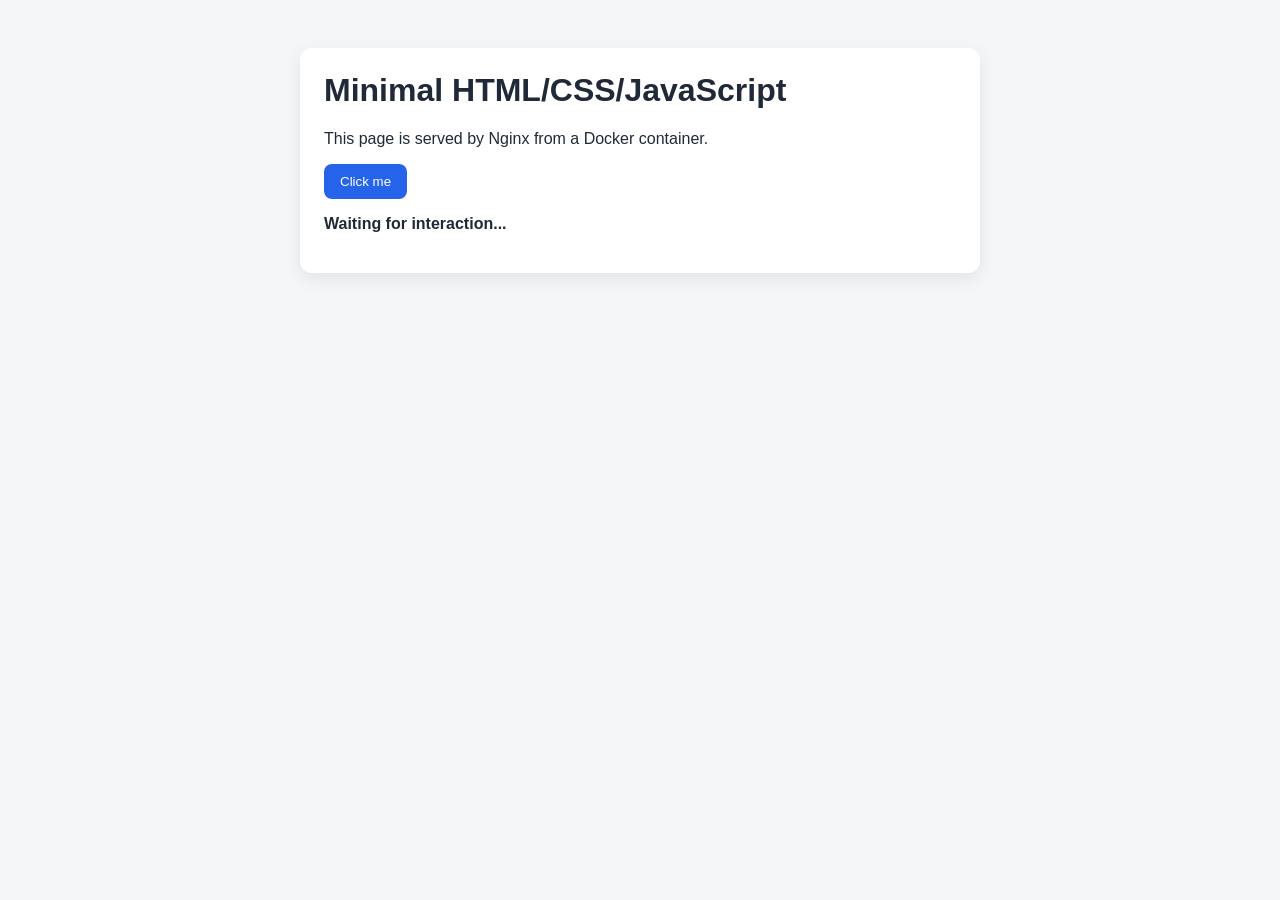
<file: index.html>
<!doctype html>
<html lang="en">
  <head>
    <meta charset="UTF-8" />
    <meta name="viewport" content="width=device-width, initial-scale=1.0" />
    <title>Minimal Native Project</title>
    <link rel="stylesheet" href="style.css" />
  </head>
  <body>
    <main class="container">
      <h1>Minimal HTML/CSS/JavaScript</h1>
      <p>This page is served by Nginx from a Docker container.</p>
      <button id="action-btn" type="button">Click me</button>
      <p id="message" class="message">Waiting for interaction...</p>
    </main>

    <script src="script.js"></script>
  </body>
</html>
</file>
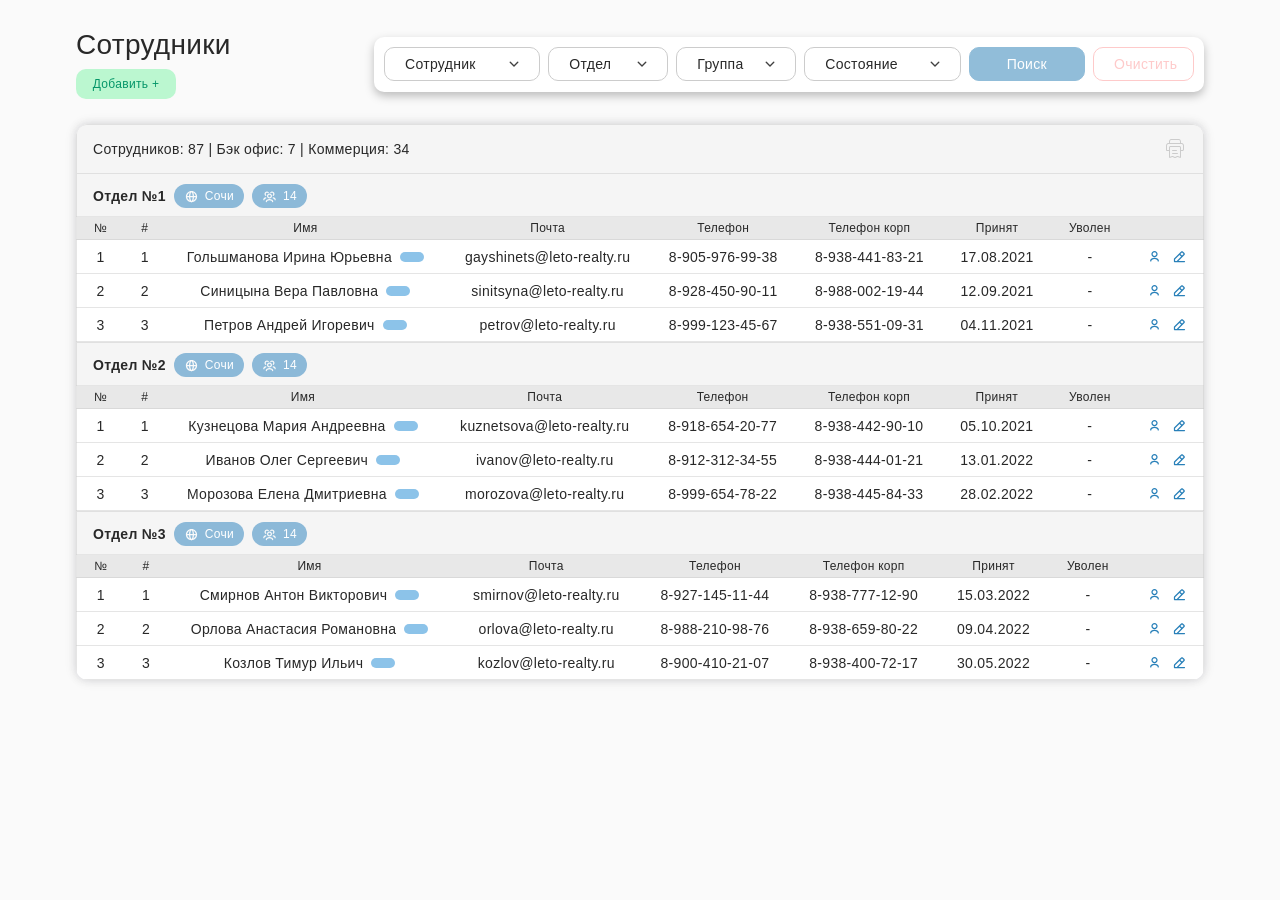
<file: sotrudniki.html>
<!doctype html>
<html lang="ru">
  <head>
    <meta charset="UTF-8" />
    <meta name="viewport" content="width=device-width, initial-scale=1.0" />
    <title>Сотрудники</title>
    <style>
      :root {
        --page-bg: #FAFAFA;
        --card-bg: #ffffff;
        --text-main: #2f3a45;
        --text-muted: #7d8794;
        --line: #e8edf2;
        --accent: #5aa9df;
        --accent-soft: #e7f3fb;
        --success: #7be1a8;
      }

      * {
        box-sizing: border-box;
      }

      body {
        margin: 0;
        /*font-family: "Inter", "Segoe UI", Arial, sans-serif;*/
        background: var(--page-bg);
        color: var(--text-main);
      }

      .page {
        width: min(1128px, calc(100vw - 32px));
        margin: 28px auto;
      }

      @media (max-width: 1200px) {
        .toolbar {
          flex-wrap: wrap;
          align-items: flex-start;
          gap: 12px;
        }

        .filters {
          width: 100%;
          max-width: none;
          height: auto;
          min-height: 55px;
          flex-wrap: wrap;
          justify-content: flex-start;
          gap: 10px;
        }
      }

      .title {
        margin: 0 0 8px;
        color: #282828;
        font-family: Inter, "Segoe UI", Arial, sans-serif;
        font-size: 28px;
        font-style: normal;
        font-weight: 500;
        line-height: normal;
        letter-spacing: 0.3px;
      }

      .toolbar {
        display: flex;
        width: min(1131px, 100%);
        height: 72px;
        align-items: center;
        justify-content: space-between;
        gap: 127px;
        margin-bottom: 12px;
      }

      .title-block {
        display: flex;
        flex-direction: column;
        align-items: flex-start;
      }

      .btn-add {
        display: flex;
        align-items: center;
        justify-content: center;
        width: 100px;
        height: 30px;
        border-radius: 10px;
        background: #bbf7d0;
        padding: 5px 10px;
        border: 0;
        color: #059669;
        font-family: Inter, "Segoe UI", Arial, sans-serif;
        font-size: 12px;
        font-style: normal;
        font-weight: 500;
        line-height: 120%;
        letter-spacing: 0.3px;
        cursor: pointer;
      }

      .filters {
        display: flex;
        flex: 1 1 auto;
        width: 100%;
        max-width: 830px;
        height: 55px;
        min-height: 55px;
        padding: 10px;
        align-items: center;
        justify-content: flex-start;
        gap: 8px;
        border-radius: 10px;
        background: #fff;
        box-shadow: 0 4px 10px 0 rgba(0, 0, 0, 0.25);
      }

      .input,
      .select,
      .btn-search,
      .btn-clear {
        height: 34px;
        border-radius: 10px;
        border: 1px solid #ccc;
        padding: 5px 20px;
        font-family: Inter, "Segoe UI", Arial, sans-serif;
        font-size: 14px;
        font-style: normal;
        font-weight: 400;
        line-height: 120%;
        letter-spacing: 0.3px;
        color: #282828;
        background: #fff;
      }

      .select {
        display: flex;
        width: 167px;
        min-width: 120px;
        justify-content: space-between;
        align-items: center;
        -webkit-appearance: none;
        appearance: none;
        background-image: url("data:image/svg+xml,%3Csvg xmlns='http://www.w3.org/2000/svg' width='14' height='14' viewBox='0 0 14 14' fill='none'%3E%3Cpath d='M3.25 5.25L7 9L10.75 5.25' stroke='%23404040' stroke-width='1.4' stroke-linecap='round' stroke-linejoin='round'/%3E%3C/svg%3E");
        background-repeat: no-repeat;
        background-size: 14px 14px;
        background-position: calc(100% - 18px) center;
        padding-right: 42px;
      }

      .select-employee {
        width: 167px;
      }

      .select-department {
        width: 117px;
      }

      .select-group {
        width: 119px;
      }

      .select-status {
        width: 167px;
      }

      .btn-search {
        width: 125px;
        border-color: #91bdd9;
        color: #fff;
        background: #91bdd9;
        font-weight: 500;
      }

      .btn-clear {
        width: 101px;
        border-color: #fecaca;
        color: #fecaca;
        background: #fff;
      }

      .employees-card {
        margin-top: 24px;
        background: var(--card-bg);
        /*border: 1px solid #e4eaf0;*/
        border-radius: 12px;
        box-shadow: -4px 0 10px 0 rgba(17, 24, 39, 0.05), 0 -4px 10px 0 rgba(17, 24, 39, 0.05), 0 4px 10px 0 rgba(17, 24, 39, 0.05), 4px 0 10px 0 rgba(17, 24, 39, 0.05);
        overflow: hidden;
      }

      .department {
        overflow: visible;
      }

      .card-head {
        padding: 14px 16px 10px;
        border-bottom: 1px solid var(--line);
        font-size: 32px;
        font-weight: 700;
      }

      .stats {
        display: flex;
        align-items: center;
        justify-content: space-between;
        gap: 12px;
        padding: 12px 16px;
        color: #282828;
        font-family: Inter, "Segoe UI", Arial, sans-serif;
        font-size: 14px;
        font-style: normal;
        font-weight: 400;
        line-height: 120%;
        letter-spacing: 0.3px;
        /*border-bottom: 1px solid var(--line);*/
        border-radius: 10px 10px 0 0;
        border-top: 1px solid rgba(204, 204, 204, 0.5);
        border-right: 1px solid rgba(204, 204, 204, 0.5);
        border-left: 1px solid rgba(204, 204, 204, 0.5);
        background: #f5f5f5;
      }

      .stats-print {
        display: inline-flex;
        align-items: center;
        justify-content: center;
        width: 24px;
        height: 24px;
        border: 0;
        padding: 0;
        background: transparent;
        cursor: pointer;
      }

      .stats-print-icon {
        width: 24px;
        height: 24px;
        display: block;
      }

      .stats b {
        font-weight: 400;
        color: inherit;
      }

      .department:last-child {
        border-bottom: 0;
      }

      .department-head {
        padding: 10px 16px 8px;
        display: flex;
        align-items: center;
        gap: 8px;
        border-top: 1px solid rgba(204, 204, 204, 0.5);
        border-right: 1px solid rgba(204, 204, 204, 0.5);
        border-left: 1px solid rgba(204, 204, 204, 0.5);
        background: #f5f5f5;
      }

      .department-name {
        color: #282828;
        font-family: Inter, "Segoe UI", Arial, sans-serif;
        font-size: 14px;
        font-style: normal;
        font-weight: 600;
        line-height: 120%;
        letter-spacing: 0.3px;
      }

      .badge {
        display: inline-flex;
        align-items: center;
        gap: 6px;
        height: 24px;
        padding: 0 10px;
        border-radius: 999px;
        background: #8cb9d8;
        color: #fff;
        font-family: Inter, "Segoe UI", Arial, sans-serif;
        font-size: 12px;
        font-style: normal;
        font-weight: 500;
        line-height: 120%;
        letter-spacing: 0.3px;
      }

      .badge-icon {
        display: inline-flex;
        align-items: center;
        justify-content: center;
      }

      .badge-icon-svg {
        width: 15px;
        height: 15px;
        display: block;
        flex-shrink: 0;
      }

      table {
        width: 100%;
        border-collapse: collapse;
        table-layout: auto;
      }

      .department th[style] {
        width: auto !important;
      }

      thead {
        background: #e8e8e8;
        border-top: 1px solid rgba(204, 204, 204, 0.5);
        border-right: 1px solid rgba(204, 204, 204, 0.5);
        border-left: 1px solid rgba(204, 204, 204, 0.5);
      }

      thead tr {
        height: 23px;
      }

      thead th {
        text-align: center;
        color: #282828;
        font-family: Inter, "Segoe UI", Arial, sans-serif;
        font-size: 12px;
        font-style: normal;
        font-weight: 500;
        line-height: 150%;
        letter-spacing: 0.3px;
        padding: 2px 16px;
        /*border-top: 1px solid var(--line);*/
        /*border-bottom: 1px solid var(--line);*/
        white-space: normal;
        word-break: break-word;
        height: 23px;
      }

      tbody td {
        padding: 9px 16px;
        border-bottom: 0;
        color: #282828;
        text-align: center;
        font-family: Inter, "Segoe UI", Arial, sans-serif;
        font-size: 14px;
        font-style: normal;
        font-weight: 400;
        line-height: 100%;
        letter-spacing: 0.3px;
        white-space: normal;
        word-break: break-word;
        overflow: hidden;
        text-overflow: ellipsis;
      }

      tbody tr {
        border-top: 1px solid rgba(204, 204, 204, 0.5);
        border-right: 1px solid rgba(204, 204, 204, 0.5);
        border-left: 1px solid rgba(204, 204, 204, 0.5);
        border-bottom: 1px solid rgba(204, 204, 204, 0.5);
      }

      tbody tr:last-child td {
        border-bottom: 0;
      }

      .name-cell {
        display: flex;
        align-items: center;
        justify-content: center;
        gap: 8px;
      }

      .mark {
        width: 24px;
        height: 10px;
        border-radius: 999px;
        background: #8cc3e9;
      }

      .actions {
        display: flex;
        gap: 10px;
        color: #5ea6d6;
        justify-content: flex-end;
      }

      .action-icon {
        width: 15px;
        height: 15px;
        display: block;
        flex-shrink: 0;
      }

      @media (max-width: 1100px) {
        .toolbar {
          align-items: stretch;
          width: 100%;
        }

        .filters {
          min-height: auto;
        }

        .select {
          flex: 1 1 160px;
          width: auto;
        }

        .btn-search,
        .btn-clear {
          flex: 1 1 140px;
          width: auto;
        }

        .card-head {
          font-size: 28px;
        }

        .stats,
        .department-name {
          font-size: 22px;
        }
      }

      @media (max-width: 640px) {
        .page {
          width: calc(100vw - 16px);
          margin: 12px auto;
        }

        .title {
          font-size: 24px;
        }

        .stats {
          font-size: 18px;
        }

        .department-name {
          font-size: 20px;
        }

        tbody td,
        thead th {
          padding-left: 8px;
          padding-right: 8px;
          font-size: 13px;
        }
      }
    </style>
  </head>
  <body>
    <main class="page">
      <svg aria-hidden="true" width="0" height="0" style="position: absolute">
        <symbol id="icon-globe" viewBox="0 0 15 15">
          <path d="M11.875 7.5C11.875 5.08376 9.91625 3.125 7.5 3.125C5.08376 3.125 3.125 5.08376 3.125 7.5C3.125 9.91625 5.08376 11.875 7.5 11.875C9.91625 11.875 11.875 9.91625 11.875 7.5ZM13.125 7.5C13.125 10.6066 10.6066 13.125 7.5 13.125C4.3934 13.125 1.875 10.6066 1.875 7.5C1.875 4.3934 4.3934 1.875 7.5 1.875C10.6066 1.875 13.125 4.3934 13.125 7.5Z" fill="#FAFAFA"></path>
          <path d="M8.75 7.5C8.75 6.17439 8.54719 5.00216 8.24038 4.18396C8.08612 3.77266 7.91794 3.48294 7.76244 3.30749C7.60625 3.13133 7.51594 3.125 7.5 3.125C7.48406 3.125 7.39375 3.13133 7.23756 3.30749C7.08206 3.48294 6.91388 3.77266 6.75963 4.18396C6.45281 5.00216 6.25 6.17439 6.25 7.5C6.25 8.82562 6.45281 9.99781 6.75963 10.8161C6.91388 11.2273 7.08206 11.5171 7.23756 11.6925C7.39375 11.8687 7.48406 11.875 7.5 11.875C7.51594 11.875 7.60625 11.8687 7.76244 11.6925C7.91794 11.5171 8.08612 11.2273 8.24038 10.8161C8.54719 9.99781 8.75 8.82562 8.75 7.5ZM10 7.5C10 8.93575 9.78281 10.2634 9.411 11.2549C9.226 11.7483 8.99063 12.1914 8.6975 12.522C8.40506 12.8518 8.00175 13.125 7.5 13.125C6.99825 13.125 6.59494 12.8518 6.3025 12.522C6.00939 12.1914 5.77402 11.7483 5.58899 11.2549C5.21722 10.2634 5 8.93575 5 7.5C5 6.06423 5.21722 4.73655 5.58899 3.74512C5.77402 3.25171 6.00939 2.80862 6.3025 2.47802C6.59494 2.14823 6.99825 1.875 7.5 1.875C8.00175 1.875 8.40506 2.14823 8.6975 2.47802C8.99063 2.80862 9.226 3.25171 9.411 3.74512C9.78281 4.73655 10 6.06423 10 7.5Z" fill="#FAFAFA"></path>
          <path d="M12.5 6.875C12.8452 6.875 13.125 7.15481 13.125 7.5C13.125 7.84519 12.8452 8.125 12.5 8.125H2.5C2.15483 8.125 1.875 7.84519 1.875 7.5C1.875 7.15481 2.15483 6.875 2.5 6.875H12.5Z" fill="#FAFAFA"></path>
        </symbol>
        <symbol id="icon-users" viewBox="0 0 15 15">
          <path d="M10 12.5C10 12.2881 9.85361 11.9894 9.38843 11.7102C8.93549 11.4384 8.26915 11.25 7.5 11.25C6.73085 11.25 6.06451 11.4384 5.61157 11.7102C5.14639 11.9894 5 12.2881 5 12.5C5 12.8452 4.72018 13.125 4.375 13.125C4.02982 13.125 3.75 12.8452 3.75 12.5C3.75 11.6764 4.30322 11.0378 4.96887 10.6384C5.64696 10.2316 6.54326 10 7.5 10C8.45674 10 9.35304 10.2316 10.0311 10.6384C10.6968 11.0378 11.25 11.6764 11.25 12.5C11.25 12.8452 10.9702 13.125 10.625 13.125C10.2798 13.125 10 12.8452 10 12.5ZM1.25 10.625C1.25008 10.0165 1.55746 9.50161 1.98059 9.12109C2.40205 8.74208 2.96734 8.46498 3.59131 8.30139C3.92516 8.21387 4.26728 8.41373 4.35486 8.74756C4.44238 9.08141 4.24252 9.42353 3.90869 9.51111C3.4291 9.63683 3.05687 9.8348 2.81677 10.0507C2.5785 10.2649 2.50008 10.4647 2.5 10.625C2.5 10.9702 2.22018 11.25 1.875 11.25C1.52982 11.25 1.25 10.9702 1.25 10.625ZM12.5 10.625C12.4999 10.4647 12.4215 10.2649 12.1832 10.0507C11.9431 9.8348 11.5709 9.63683 11.0913 9.51111C10.7575 9.42353 10.5576 9.08141 10.6451 8.74756C10.7327 8.41373 11.0748 8.21387 11.4087 8.30139C12.0327 8.46498 12.5979 8.74208 13.0194 9.12109C13.4425 9.50161 13.7499 10.0165 13.75 10.625C13.75 10.9702 13.4702 11.25 13.125 11.25C12.7798 11.25 12.5 10.9702 12.5 10.625ZM8.75 6.875C8.75 6.18464 8.19036 5.625 7.5 5.625C6.80964 5.625 6.25 6.18464 6.25 6.875C6.25 7.56536 6.80964 8.125 7.5 8.125C8.19036 8.125 8.75 7.56536 8.75 6.875ZM2.5 5C2.5 3.61929 3.61929 2.5 5 2.5C5.63988 2.5 6.22499 2.74112 6.66687 3.1366C6.92406 3.36679 6.94586 3.76196 6.7157 4.01917C6.48549 4.27637 6.09033 4.2982 5.83313 4.06799C5.61158 3.86974 5.3205 3.75 5 3.75C4.30964 3.75 3.75 4.30964 3.75 5C3.75 5.37015 3.91014 5.70223 4.16687 5.93201C4.42398 6.16222 4.44587 6.5574 4.2157 6.81458C3.98549 7.07166 3.5903 7.09354 3.33313 6.8634C2.82267 6.40653 2.5 5.74048 2.5 5ZM11.25 5C11.25 4.30964 10.6904 3.75 10 3.75C9.6795 3.75 9.38842 3.86974 9.16687 4.06799C8.90967 4.2982 8.51451 4.27637 8.2843 4.01917C8.05414 3.76196 8.07594 3.36679 8.33313 3.1366C8.77501 2.74112 9.36012 2.5 10 2.5C11.3807 2.5 12.5 3.61929 12.5 5C12.5 5.74048 12.1773 6.40653 11.6669 6.8634C11.4097 7.09354 11.0145 7.07166 10.7843 6.81458C10.5541 6.5574 10.576 6.16222 10.8331 5.93201C11.0899 5.70223 11.25 5.37015 11.25 5ZM10 6.875C10 8.25571 8.88071 9.375 7.5 9.375C6.11929 9.375 5 8.25571 5 6.875C5 5.49429 6.11929 4.375 7.5 4.375C8.88071 4.375 10 5.49429 10 6.875Z" fill="#FAFAFA"></path>
        </symbol>
        <symbol id="icon-action-user" viewBox="0 0 15 15">
          <path d="M10.625 11.875C10.625 11.4586 10.3716 11.0054 9.80469 10.6274C9.24218 10.2525 8.42929 10 7.5 10C6.57071 10 5.75782 10.2525 5.19531 10.6274C4.62844 11.0054 4.375 11.4586 4.375 11.875C4.375 12.2202 4.09518 12.5 3.75 12.5C3.40482 12.5 3.125 12.2202 3.125 11.875C3.125 10.9107 3.7116 10.1143 4.50195 9.5874C5.29667 9.05763 6.35834 8.75 7.5 8.75C8.64166 8.75 9.70333 9.05763 10.498 9.5874C11.2884 10.1143 11.875 10.9107 11.875 11.875C11.875 12.2202 11.5952 12.5 11.25 12.5C10.9048 12.5 10.625 12.2202 10.625 11.875ZM9.375 5C9.375 3.96447 8.53553 3.125 7.5 3.125C6.46447 3.125 5.625 3.96447 5.625 5C5.625 6.03553 6.46447 6.875 7.5 6.875C8.53553 6.875 9.375 6.03553 9.375 5ZM10.625 5C10.625 6.72589 9.22589 8.125 7.5 8.125C5.77411 8.125 4.375 6.72589 4.375 5C4.375 3.27411 5.77411 1.875 7.5 1.875C9.22589 1.875 10.625 3.27411 10.625 5Z" fill="#2980B9"></path>
        </symbol>
        <symbol id="icon-action-edit" viewBox="0 0 15 15">
          <path d="M9.61365 2.19499C9.83324 2.12364 10.0678 2.11466 10.2911 2.16813L10.3864 2.19499L10.5145 2.24626C10.6347 2.30337 10.7331 2.3765 10.8148 2.44584C10.9183 2.53368 11.0315 2.6479 11.1475 2.76384L12.2351 3.85087C12.3515 3.96731 12.4657 4.08105 12.5537 4.18473C12.6465 4.29398 12.7463 4.43277 12.8052 4.61381C12.8868 4.86487 12.8867 5.13553 12.8052 5.38652C12.7464 5.56751 12.6464 5.70638 12.5537 5.81559C12.4658 5.91917 12.3513 6.03262 12.2351 6.14885L6.50879 11.8752H12.5C12.8452 11.8752 13.125 12.155 13.125 12.5002C13.125 12.8453 12.8452 13.1252 12.5 13.1252H2.5C2.15482 13.1252 1.875 12.8453 1.875 12.5002V10.0002C1.87502 9.83443 1.94091 9.67546 2.05811 9.55827L8.85071 2.76567L8.85376 2.762L8.85498 2.76139C8.97005 2.64631 9.08251 2.53361 9.18518 2.44645C9.29429 2.35383 9.43271 2.25379 9.61365 2.19499ZM3.125 10.259V11.8752H4.74121L9.11621 7.50016L7.5 5.88395L3.125 10.259ZM9.9939 3.39921C9.93833 3.44639 9.86635 3.51761 9.73572 3.64824L9.7345 3.64885L8.38379 5.00016L10 6.61637L11.3568 5.25956C11.4843 5.13204 11.5544 5.06114 11.601 5.00627C11.6026 5.00429 11.6037 5.00197 11.6052 5.00016C11.6037 4.99836 11.6026 4.99604 11.601 4.99406C11.5536 4.93831 11.4818 4.86632 11.3507 4.73527L10.2637 3.64762C10.1333 3.51727 10.0615 3.4463 10.0061 3.39921C10.0041 3.3975 10.0018 3.39586 10 3.39433C9.99813 3.39589 9.99596 3.39746 9.9939 3.39921Z" fill="#2980B9"></path>
        </symbol>
        <symbol id="icon-print" viewBox="0 0 24 24">
          <path d="M20 11.5V10.5C20 9.54308 19.9993 8.87563 19.9316 8.37207C19.8659 7.88289 19.7451 7.62396 19.5605 7.43945C19.376 7.25494 19.1171 7.13413 18.6279 7.06836C18.1244 7.00066 17.4569 7 16.5 7H7.5C6.54308 7 5.87563 7.00066 5.37207 7.06836C4.88289 7.13413 4.62396 7.25494 4.43945 7.43945C4.25494 7.62396 4.13413 7.88289 4.06836 8.37207C4.00066 8.87563 4 9.54308 4 10.5V12.5L4.00195 12.7988C4.00382 12.8763 4.00727 12.9348 4.01367 12.9824V12.9854C4.01496 12.9855 4.01623 12.9861 4.01758 12.9863C4.11267 12.9991 4.25016 13 4.5 13H6V14H4.5C4.27846 14 4.06197 14.0014 3.88477 13.9775C3.69316 13.9518 3.47458 13.8886 3.29297 13.707C3.11136 13.5254 3.04822 13.3068 3.02246 13.1152C3.01055 13.0266 3.00564 12.9282 3.00293 12.8242L3 12.5V10.5C3 9.57152 2.99943 8.82489 3.07813 8.23926C3.1588 7.63919 3.33114 7.1337 3.73242 6.73242C4.1337 6.33114 4.63919 6.1588 5.23926 6.07813C5.82489 5.99943 6.57152 6 7.5 6H16.5C17.4285 6 18.1751 5.99943 18.7607 6.07813C19.3608 6.1588 19.8663 6.33114 20.2676 6.73242C20.6689 7.1337 20.8412 7.63919 20.9219 8.23926C21.0006 8.82489 21 9.57152 21 10.5V11.5C21 11.9573 21.0011 12.3507 20.959 12.6641C20.9149 12.9918 20.8153 13.3058 20.5605 13.5605C20.3058 13.8153 19.9918 13.9149 19.6641 13.959C19.3507 14.0011 18.9573 14 18.5 14H18V13H18.5C18.9853 13 19.2991 12.9988 19.5303 12.9678C19.7471 12.9386 19.8155 12.8916 19.8535 12.8535C19.8916 12.8155 19.9386 12.7471 19.9678 12.5303C19.9988 12.2991 20 11.9853 20 11.5Z" fill="#CCCCCC"></path>
          <path d="M8.50001 10C8.01472 10 7.70095 10.0012 7.46973 10.0322C7.25286 10.0614 7.18455 10.1084 7.14649 10.1465C7.10843 10.1845 7.06139 10.2529 7.03223 10.4697C7.00119 10.7009 7.00001 11.0147 7.00001 11.5L7.00001 19.8066L9.16798 19.084C9.22006 19.0666 9.36116 19.0121 9.51466 19.0166C9.66764 19.0212 9.80429 19.083 9.85548 19.1035L12 19.9619L14.1445 19.1035C14.1957 19.083 14.3324 19.0212 14.4854 19.0166C14.6389 19.0121 14.78 19.0666 14.832 19.084L17 19.8066L17 11.5C17 11.0147 16.9988 10.7009 16.9678 10.4697C16.9386 10.2529 16.8916 10.1845 16.8535 10.1465C16.8155 10.1084 16.7472 10.0614 16.5303 10.0322C16.2991 10.0012 15.9853 10 15.5 10L8.50001 10ZM15.5 9C15.9573 9 16.3507 8.99888 16.6641 9.04102C16.9918 9.08509 17.3058 9.18466 17.5606 9.43945C17.8153 9.69424 17.9149 10.0082 17.959 10.3359C18.0011 10.6493 18 11.0427 18 11.5L18 19.8066C18 19.9486 18.001 20.1109 17.9815 20.2441C17.9602 20.3891 17.9005 20.6089 17.6885 20.7617C17.4767 20.9143 17.2497 20.9016 17.1055 20.876C16.9728 20.8524 16.8184 20.7998 16.6836 20.7549L14.5156 20.0322L12.3711 20.8896C12.3297 20.9062 12.2357 20.9494 12.1211 20.9697L12 20.9805L11.8789 20.9697C11.7643 20.9494 11.6704 20.9062 11.6289 20.8896L9.48438 20.0322L7.31641 20.7549C7.18159 20.7998 7.02722 20.8524 6.89454 20.876C6.75029 20.9016 6.52334 20.9143 6.31153 20.7617L6.23927 20.7012C6.08542 20.5548 6.03717 20.371 6.01856 20.2441C5.99904 20.1109 6.00001 19.9486 6.00001 19.8066L6.00001 11.5C6.00001 11.0427 5.99889 10.6493 6.04102 10.3359C6.0851 10.0082 6.18467 9.69424 6.43946 9.43945C6.69425 9.18466 7.00824 9.08509 7.33595 9.04102C7.64932 8.99888 8.04274 9 8.50001 9L15.5 9Z" fill="#CCCCCC"></path>
          <path d="M13.5 13C13.7761 13 14 13.2239 14 13.5C14 13.7761 13.7761 14 13.5 14L9.5 14C9.22386 14 9 13.7761 9 13.5C9 13.2239 9.22386 13 9.5 13L13.5 13Z" fill="#CCCCCC"></path>
          <path d="M14.5 16C14.7761 16 15 16.2239 15 16.5C15 16.7761 14.7761 17 14.5 17L9.5 17C9.22386 17 9 16.7761 9 16.5C9 16.2239 9.22386 16 9.5 16L14.5 16Z" fill="#CCCCCC"></path>
          <path d="M17 6.09961C17 5.23716 16.9988 4.64044 16.9385 4.19141C16.88 3.75678 16.7743 3.53606 16.6191 3.38086C16.4639 3.22566 16.2432 3.11997 15.8086 3.06152C15.5841 3.03135 15.3227 3.01563 15.0098 3.00781L13.9004 3H10.0996C9.23716 3 8.64044 3.00115 8.19141 3.06152C7.75678 3.11997 7.53606 3.22566 7.38086 3.38086C7.22566 3.53606 7.11997 3.75678 7.06152 4.19141C7.00115 4.64044 7 5.23716 7 6.09961V6.5H6V6.09961C6 5.26556 5.99894 4.58969 6.07031 4.05859C6.14367 3.51299 6.30184 3.04582 6.67383 2.67383C7.04582 2.30184 7.51299 2.14367 8.05859 2.07031C8.58969 1.99894 9.26556 2 10.0996 2H13.9004L15.0342 2.00879C15.3739 2.01745 15.6758 2.03462 15.9414 2.07031C16.487 2.14367 16.9542 2.30184 17.3262 2.67383C17.6982 3.04582 17.8563 3.51299 17.9297 4.05859C18.0011 4.58969 18 5.26556 18 6.09961V6.5H17V6.09961Z" fill="#CCCCCC"></path>
        </symbol>
      </svg>
      <section class="toolbar">
        <div class="title-block">
          <h1 class="title">Сотрудники</h1>
          <button class="btn-add">Добавить +</button>
        </div>

        <div class="filters">
          <select class="select select-employee" aria-label="Сотрудник">
            <option>Сотрудник</option>
          </select>
          <select class="select select-department" aria-label="Отдел">
            <option>Отдел</option>
          </select>
          <select class="select select-group" aria-label="Группа">
            <option>Группа</option>
          </select>
          <select class="select select-status" aria-label="Состояние">
            <option>Состояние</option>
          </select>
          <button class="btn-search">Поиск</button>
          <button class="btn-clear">Очистить</button>
        </div>
      </section>

      <section class="employees-card">
        <div class="stats">
          <span><b>Сотрудников: 87</b> | Бэк офис: 7 | Коммерция: 34</span>
          <button class="stats-print" type="button" aria-label="Печать">
            <svg class="stats-print-icon" viewBox="0 0 24 24" aria-hidden="true">
              <use href="#icon-print"></use>
            </svg>
          </button>
        </div>

        <article class="department">
          <header class="department-head">
            <div class="department-name">Отдел №1</div>
            <span class="badge"><span class="badge-icon"><svg class="badge-icon-svg" viewBox="0 0 15 15" aria-hidden="true"><use href="#icon-globe"></use></svg></span>Сочи</span>
            <span class="badge"><span class="badge-icon"><svg class="badge-icon-svg" viewBox="0 0 15 15" aria-hidden="true"><use href="#icon-users"></use></svg></span>14</span>
          </header>
          <table>
            <thead>
              <tr>
                <th style="width: 42px">№</th>
                <th style="width: 42px">#</th>
                <th style="width: 290px">Имя</th>
                <th style="width: 280px">Почта</th>
                <th style="width: 170px">Телефон</th>
                <th style="width: 190px">Телефон корп</th>
                <th style="width: 130px">Принят</th>
                <th style="width: 130px">Уволен</th>
                <th style="width: 90px"></th>
              </tr>
            </thead>
            <tbody>
              <tr>
                <td>1</td>
                <td>1</td>
                <td><div class="name-cell">Гольшманова Ирина Юрьевна <span class="mark"></span></div></td>
                <td>gayshinets@leto-realty.ru</td>
                <td>8-905-976-99-38</td>
                <td>8-938-441-83-21</td>
                <td>17.08.2021</td>
                <td>-</td>
                <td><div class="actions"><svg class="action-icon" viewBox="0 0 15 15" aria-hidden="true"><use href="#icon-action-user"></use></svg><svg class="action-icon" viewBox="0 0 15 15" aria-hidden="true"><use href="#icon-action-edit"></use></svg></div></td>
              </tr>
              <tr>
                <td>2</td>
                <td>2</td>
                <td><div class="name-cell">Синицына Вера Павловна <span class="mark"></span></div></td>
                <td>sinitsyna@leto-realty.ru</td>
                <td>8-928-450-90-11</td>
                <td>8-988-002-19-44</td>
                <td>12.09.2021</td>
                <td>-</td>
                <td><div class="actions"><svg class="action-icon" viewBox="0 0 15 15" aria-hidden="true"><use href="#icon-action-user"></use></svg><svg class="action-icon" viewBox="0 0 15 15" aria-hidden="true"><use href="#icon-action-edit"></use></svg></div></td>
              </tr>
              <tr>
                <td>3</td>
                <td>3</td>
                <td><div class="name-cell">Петров Андрей Игоревич <span class="mark"></span></div></td>
                <td>petrov@leto-realty.ru</td>
                <td>8-999-123-45-67</td>
                <td>8-938-551-09-31</td>
                <td>04.11.2021</td>
                <td>-</td>
                <td><div class="actions"><svg class="action-icon" viewBox="0 0 15 15" aria-hidden="true"><use href="#icon-action-user"></use></svg><svg class="action-icon" viewBox="0 0 15 15" aria-hidden="true"><use href="#icon-action-edit"></use></svg></div></td>
              </tr>
            </tbody>
          </table>
        </article>

        <article class="department">
          <header class="department-head">
            <div class="department-name">Отдел №2</div>
            <span class="badge"><span class="badge-icon"><svg class="badge-icon-svg" viewBox="0 0 15 15" aria-hidden="true"><use href="#icon-globe"></use></svg></span>Сочи</span>
            <span class="badge"><span class="badge-icon"><svg class="badge-icon-svg" viewBox="0 0 15 15" aria-hidden="true"><use href="#icon-users"></use></svg></span>14</span>
          </header>
          <table>
            <thead>
              <tr>
                <th style="width: 42px">№</th>
                <th style="width: 42px">#</th>
                <th style="width: 290px">Имя</th>
                <th style="width: 280px">Почта</th>
                <th style="width: 170px">Телефон</th>
                <th style="width: 190px">Телефон корп</th>
                <th style="width: 130px">Принят</th>
                <th style="width: 130px">Уволен</th>
                <th style="width: 90px"></th>
              </tr>
            </thead>
            <tbody>
              <tr>
                <td>1</td>
                <td>1</td>
                <td><div class="name-cell">Кузнецова Мария Андреевна <span class="mark"></span></div></td>
                <td>kuznetsova@leto-realty.ru</td>
                <td>8-918-654-20-77</td>
                <td>8-938-442-90-10</td>
                <td>05.10.2021</td>
                <td>-</td>
                <td><div class="actions"><svg class="action-icon" viewBox="0 0 15 15" aria-hidden="true"><use href="#icon-action-user"></use></svg><svg class="action-icon" viewBox="0 0 15 15" aria-hidden="true"><use href="#icon-action-edit"></use></svg></div></td>
              </tr>
              <tr>
                <td>2</td>
                <td>2</td>
                <td><div class="name-cell">Иванов Олег Сергеевич <span class="mark"></span></div></td>
                <td>ivanov@leto-realty.ru</td>
                <td>8-912-312-34-55</td>
                <td>8-938-444-01-21</td>
                <td>13.01.2022</td>
                <td>-</td>
                <td><div class="actions"><svg class="action-icon" viewBox="0 0 15 15" aria-hidden="true"><use href="#icon-action-user"></use></svg><svg class="action-icon" viewBox="0 0 15 15" aria-hidden="true"><use href="#icon-action-edit"></use></svg></div></td>
              </tr>
              <tr>
                <td>3</td>
                <td>3</td>
                <td><div class="name-cell">Морозова Елена Дмитриевна <span class="mark"></span></div></td>
                <td>morozova@leto-realty.ru</td>
                <td>8-999-654-78-22</td>
                <td>8-938-445-84-33</td>
                <td>28.02.2022</td>
                <td>-</td>
                <td><div class="actions"><svg class="action-icon" viewBox="0 0 15 15" aria-hidden="true"><use href="#icon-action-user"></use></svg><svg class="action-icon" viewBox="0 0 15 15" aria-hidden="true"><use href="#icon-action-edit"></use></svg></div></td>
              </tr>
            </tbody>
          </table>
        </article>

        <article class="department">
          <header class="department-head">
            <div class="department-name">Отдел №3</div>
            <span class="badge"><span class="badge-icon"><svg class="badge-icon-svg" viewBox="0 0 15 15" aria-hidden="true"><use href="#icon-globe"></use></svg></span>Сочи</span>
            <span class="badge"><span class="badge-icon"><svg class="badge-icon-svg" viewBox="0 0 15 15" aria-hidden="true"><use href="#icon-users"></use></svg></span>14</span>
          </header>
          <table>
            <thead>
              <tr>
                <th style="width: 42px">№</th>
                <th style="width: 42px">#</th>
                <th style="width: 290px">Имя</th>
                <th style="width: 280px">Почта</th>
                <th style="width: 170px">Телефон</th>
                <th style="width: 190px">Телефон корп</th>
                <th style="width: 130px">Принят</th>
                <th style="width: 130px">Уволен</th>
                <th style="width: 90px"></th>
              </tr>
            </thead>
            <tbody>
              <tr>
                <td>1</td>
                <td>1</td>
                <td><div class="name-cell">Смирнов Антон Викторович <span class="mark"></span></div></td>
                <td>smirnov@leto-realty.ru</td>
                <td>8-927-145-11-44</td>
                <td>8-938-777-12-90</td>
                <td>15.03.2022</td>
                <td>-</td>
                <td><div class="actions"><svg class="action-icon" viewBox="0 0 15 15" aria-hidden="true"><use href="#icon-action-user"></use></svg><svg class="action-icon" viewBox="0 0 15 15" aria-hidden="true"><use href="#icon-action-edit"></use></svg></div></td>
              </tr>
              <tr>
                <td>2</td>
                <td>2</td>
                <td><div class="name-cell">Орлова Анастасия Романовна <span class="mark"></span></div></td>
                <td>orlova@leto-realty.ru</td>
                <td>8-988-210-98-76</td>
                <td>8-938-659-80-22</td>
                <td>09.04.2022</td>
                <td>-</td>
                <td><div class="actions"><svg class="action-icon" viewBox="0 0 15 15" aria-hidden="true"><use href="#icon-action-user"></use></svg><svg class="action-icon" viewBox="0 0 15 15" aria-hidden="true"><use href="#icon-action-edit"></use></svg></div></td>
              </tr>
              <tr>
                <td>3</td>
                <td>3</td>
                <td><div class="name-cell">Козлов Тимур Ильич <span class="mark"></span></div></td>
                <td>kozlov@leto-realty.ru</td>
                <td>8-900-410-21-07</td>
                <td>8-938-400-72-17</td>
                <td>30.05.2022</td>
                <td>-</td>
                <td><div class="actions"><svg class="action-icon" viewBox="0 0 15 15" aria-hidden="true"><use href="#icon-action-user"></use></svg><svg class="action-icon" viewBox="0 0 15 15" aria-hidden="true"><use href="#icon-action-edit"></use></svg></div></td>
              </tr>
            </tbody>
          </table>
        </article>
      </section>
    </main>
  </body>
</html>
</file>
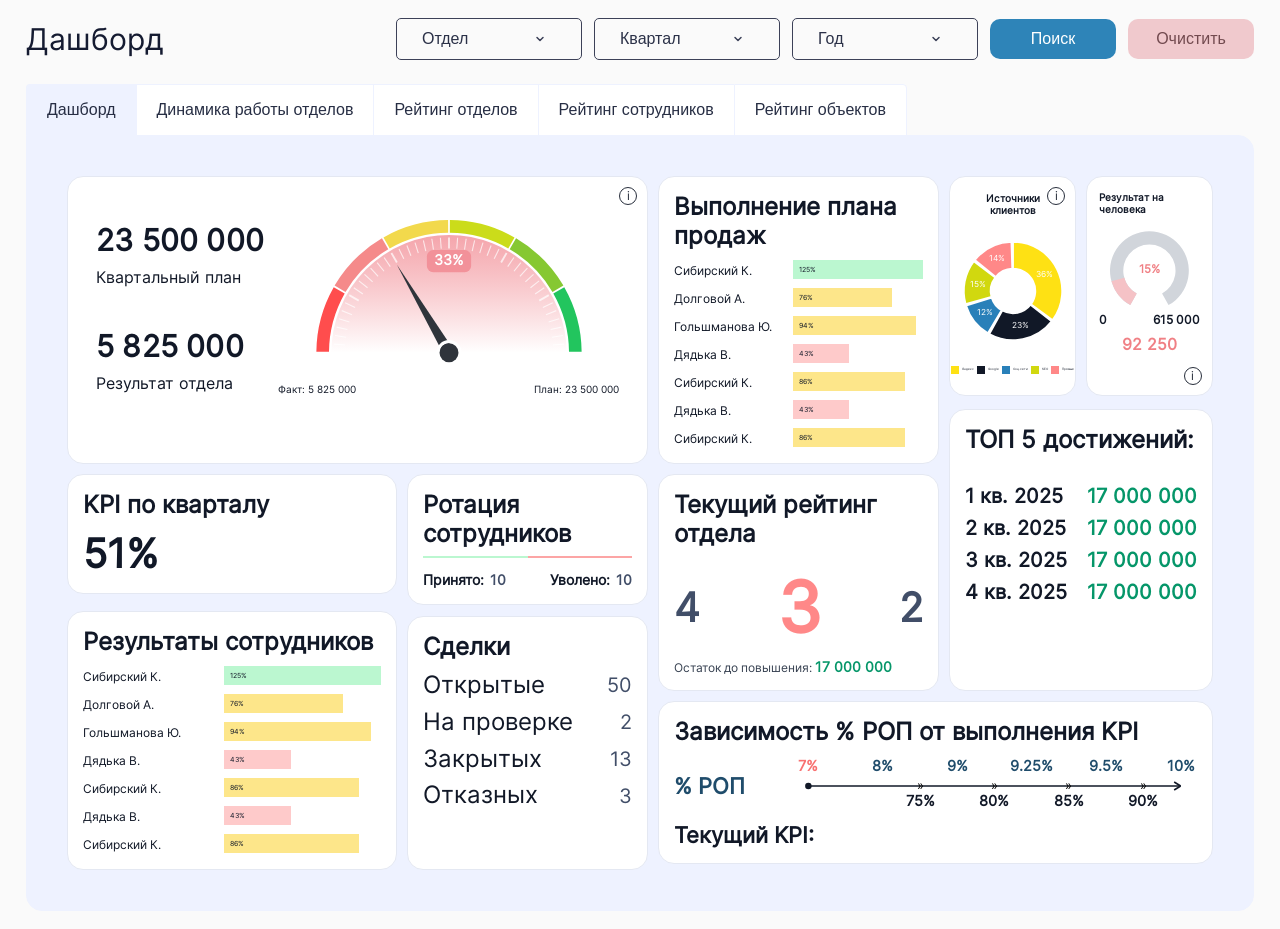
<file: analytics/analytics.html>
<!doctype html>
<html lang="ru">
  <head>
    <meta charset="UTF-8" />
    <meta name="viewport" content="width=device-width, initial-scale=1.0" />
    <title>Analytics Content Area</title>
    <link rel="stylesheet" href="analytics.css" />
  </head>
  <body>
    <div class="analytics-wrapper">
      <div class="analytics-header">
        <h1 class="analytics-title">Динамика работы</h1>
        <div class="analytics-filters" aria-label="Фильтры аналитики">
          <select id="departmentSelect" class="analytics-filter-control" aria-label="Отдел"></select>
          <select id="quarterSelect" class="analytics-filter-control" aria-label="Квартал"></select>
          <select id="yearSelect" class="analytics-filter-control" aria-label="Год"></select>
          <select id="dateFromSelect" class="analytics-filter-control is-hidden" aria-label="от дд.мм.гггг">
            <option disabled selected hidden>от дд.мм.гггг</option>
          </select>
          <select id="dateToSelect" class="analytics-filter-control is-hidden" aria-label="до дд.мм.гггг">
            <option disabled selected hidden>до дд.мм.гггг</option>
          </select>
          <button class="analytics-btn-search" type="button">Поиск</button>
          <button class="analytics-btn-reset" type="button">Очистить</button>
        </div>
      </div>

      <nav class="analytics-tabs" role="tablist" aria-label="Разделы аналитики">
        <button class="analytics-tab is-active" type="button" role="tab" aria-selected="true" data-tab="dashboard">
            Дашборд
        </button>
        <button class="analytics-tab" type="button" role="tab" aria-selected="false" data-tab="departments-dynamics">
            Динамика работы отделов
        </button>
        <button class="analytics-tab" type="button" role="tab" aria-selected="false" data-tab="departments-rating">
            Рейтинг отделов
        </button>
        <button class="analytics-tab" type="button" role="tab" aria-selected="false" data-tab="employees-rating">
            Рейтинг сотрудников
        </button>
        <button class="analytics-tab" type="button" role="tab" aria-selected="false" data-tab="objects-rating">
            Рейтинг объектов
        </button>
      </nav>

      <section class="analytics-container">
        <button
          class="analytics-filter-icon"
          type="button"
          aria-label="Фильтр (placeholder)"
          title="Фильтр"
        >
          <svg viewBox="0 0 24 24" aria-hidden="true" focusable="false">
            <path
              d="M3 5h18l-7 8v6l-4 2v-8L3 5z"
              fill="none"
              stroke="currentColor"
              stroke-width="1.8"
              stroke-linejoin="round"
            ></path>
          </svg>
        </button>
        <div class="analytics-floating-filter" id="analyticsFloatingFilter" data-active-panel="">
          <div class="analytics-filter-panel analytics-filter-panel-dynamics" data-panel="departments-dynamics">
            <select class="analytics-floating-select" id="analyticsFloatingEmployee" aria-label="Сотрудник">
              <option disabled selected hidden>Сотрудник</option>
            </select>
            <select class="analytics-floating-select" id="analyticsFloatingType" aria-label="Вид">
              <option disabled selected hidden>Вид</option>
            </select>
            <label class="analytics-floating-toggle">
              Показать тенденцию
              <input type="checkbox">
              <span class="toggle-slider"></span>
            </label>
            <button class="analytics-floating-search" type="button">Поиск</button>
          </div>
          <div class="analytics-filter-panel analytics-filter-panel-departments-rating" data-panel="departments-rating">
            <select class="analytics-floating-select" id="analyticsFloatingTypeRating" aria-label="Вид">
              <option disabled selected hidden>Вид</option>
            </select>
            <label class="analytics-floating-toggle">
              Новая формула
              <input type="checkbox">
              <span class="toggle-slider"></span>
            </label>
            <label class="analytics-floating-toggle">
              В настоящий момент
              <input type="checkbox">
              <span class="toggle-slider"></span>
            </label>
            <label class="analytics-floating-toggle">
              Годовой
              <input type="checkbox">
              <span class="toggle-slider"></span>
            </label>
            <button class="analytics-floating-search" type="button">Поиск</button>
          </div>
          <div class="analytics-filter-panel analytics-filter-panel-objects-rating" data-panel="objects-rating">
            <select class="analytics-floating-select" id="analyticsFloatingQuarterObjects" aria-label="Квартал">
              <option disabled selected hidden>Квартал</option>
            </select>
            <select class="analytics-floating-select" id="analyticsFloatingYearObjects" aria-label="Год">
              <option disabled selected hidden>Год</option>
            </select>
            <button class="analytics-floating-search" type="button">Поиск</button>
          </div>
        </div>
        <div class="analytics-tab-panel is-active" data-content="dashboard" role="tabpanel">
          <div class="analytics-dashboard-grid" id="analytics-dashboard-container"></div>
        </div>
        <div class="analytics-tab-panel" data-content="departments-dynamics" role="tabpanel" hidden>
          <div class="analytics-chart-placeholder">
<!--            <div class="analytics-table-header" aria-hidden="true">-->
<!--            </div>-->
            <div id="analytics-chart-container"></div>
          </div>
        </div>

        <div class="analytics-tab-panel" data-content="departments-rating" role="tabpanel" hidden>
          <div class="analytics-chart-placeholder">
            <div id="analytics-departments-rating-container" class="analytics-departments-rating-root"></div>
          </div>
        </div>

        <div class="analytics-tab-panel" data-content="departments-table-rating" role="tabpanel" hidden>
          <div class="analytics-chart-placeholder">
            <div class="analytics-table-header" aria-hidden="true">
<!--              <span class="analytics-table-filter-mark">-->
<!--                <svg viewBox="0 0 24 24" aria-hidden="true" focusable="false">-->
<!--                  <path-->
<!--                    d="M3 5h18l-7 8v6l-4 2v-8L3 5z"-->
<!--                    fill="none"-->
<!--                    stroke="currentColor"-->
<!--                    stroke-width="1.8"-->
<!--                    stroke-linejoin="round"-->
<!--                  ></path>-->
<!--                </svg>-->
<!--              </span>-->
            </div>
          </div>
        </div>

        <div class="analytics-tab-panel" data-content="employees-rating" role="tabpanel" hidden>
<!--          <div class="analytics-chart-placeholder">-->
<!--          </div>-->
            <div id="analytics-employees-rating-container" class="analytics-employees-rating-layout"></div>
        </div>

        <div class="analytics-tab-panel" data-content="objects-rating" role="tabpanel" hidden>
          <div class="analytics-chart-placeholder">
            <div id="analytics-objects-rating-container"></div>
          </div>
        </div>
      </section>
    </div>

    <script src="filters-loader.js"></script>
    <script src="dashboard.js"></script>
    <script src="dynamics-table.js"></script>
    <script src="departments-rating-chart.js"></script>
    <script src="employees-rating.js"></script>
    <script src="objects-rating-table.js"></script>
    <script src="analytics.js"></script>
  </body>
</html>
</file>
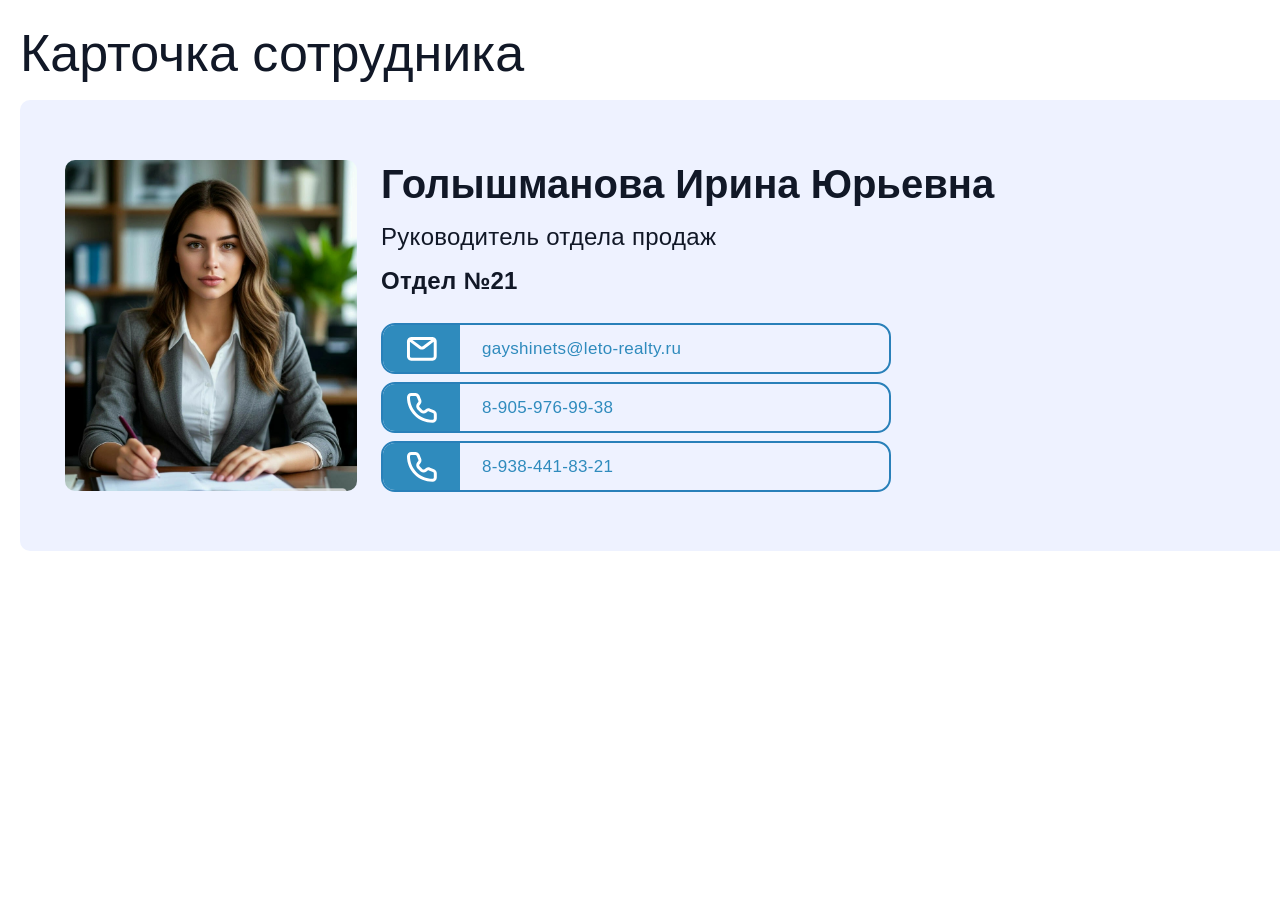
<file: analytics/employee-card.html>
<!doctype html>
<html lang="ru">
  <head>
    <meta charset="UTF-8" />
    <meta name="viewport" content="width=device-width, initial-scale=1.0" />
    <title>Карточка сотрудника</title>
    <link rel="stylesheet" href="employee-card.css" />
  </head>
  <body>
    <main class="employee-page">
      <h1 class="employee-page-title">Карточка сотрудника</h1>

      <section class="employee-card-shell">
        <article class="employee-card-inner" id="employeeCardRoot">
          <img class="employee-photo" id="employeePhoto" alt="Фото сотрудника" />

          <div class="employee-info">
            <h2 class="employee-name" id="employeeName"></h2>
            <p class="employee-role" id="employeeRole"></p>
            <p class="employee-dept" id="employeeDept"></p>

            <div class="employee-contacts" id="employeeContacts"></div>
          </div>
        </article>
      </section>

    </main>

    <script src="employee-card.js"></script>
  </body>
</html>
</file>
<file: style.css>
* {
  box-sizing: border-box;
}

body {
  margin: 0;
  font-family: Arial, sans-serif;
  background: #f4f6f8;
  color: #1f2937;
}

.container {
  max-width: 680px;
  margin: 48px auto;
  padding: 24px;
  background: #ffffff;
  border-radius: 12px;
  box-shadow: 0 6px 18px rgba(0, 0, 0, 0.08);
}

h1 {
  margin-top: 0;
}

button {
  padding: 10px 16px;
  border: none;
  border-radius: 8px;
  background: #2563eb;
  color: #fff;
  cursor: pointer;
}

button:hover {
  background: #1d4ed8;
}

.message {
  margin-top: 16px;
  font-weight: 600;
}
</file>
<file: analytics/analytics.css>
:root {
  --bg-page: #fafafafa;
  --surface: #eef2ff;
  --tab-active: #eef2ff;
  --tab-inactive: #ffffff;
  --line: #eef2ff;
  --separator: #c6cedf;
  --text-main: #151b31;
  --blue: #2e84b8;
  --pink: #f0c9cd;
}

*,
*::before,
*::after {
  box-sizing: border-box;
}
@font-face {
  font-family: 'Inter-Regular';
  font-style: normal;
  font-weight: normal;
  src: local('Inter-Regular'), url(/assets/fonts/Inter/Inter-Regular.woff) format('woff'), url(/assets/fonts/Inter/Inter-Regular.otf) format('otf');
}

body {
  margin: 0;
  padding: 18px 26px;
  background: var(--bg-page);
  color: var(--text-main);
  font-family: 'Inter-Regular';
  font-size: 16px;
  -webkit-font-smoothing: antialiased;
}

.analytics-wrapper {
  width: 100%;
  max-width: 1250px;
  margin: 0 auto;
  background: transparent;
  border-radius: 14px;
  padding: 0;
}

.analytics-header {
  display: flex;
  align-items: center;
  justify-content: space-between;
  gap: 16px;
  margin-bottom: 24px;
}

.analytics-title {
  margin: 0;
  font-size: 30px;
  line-height: 1.1;
  font-weight: 500;
}

.analytics-filters {
  display: flex;
  gap: 12px;
  align-items: center;
}

.analytics-filter-control {
  min-width: 186px;
  height: 42px;
  border: 1px solid #3c4158;
  border-radius: 5px;
  background-color: #fafafa;
  padding: 0 40px 0 25px;
  font-size: 16px;
  color: #2b3148;
  line-height: 1.2;
  appearance: none;
  -webkit-appearance: none;
  -moz-appearance: none;
  background-image: url("data:image/svg+xml,%3Csvg xmlns='http://www.w3.org/2000/svg' width='12' height='12' viewBox='0 0 12 12' fill='none'%3E%3Cpath d='M3 4.5L6 7.5L9 4.5' stroke='%233C4158' stroke-width='1.5' stroke-linecap='round' stroke-linejoin='round'/%3E%3C/svg%3E");
  background-position: right 35px center;
  background-size: 12px 12px;
  background-repeat: no-repeat;
  cursor: pointer;
  transition: border-color 0.2s ease;
}


.analytics-filter-control:focus,
.analytics-filter-control:focus-visible {
  outline: none;
}

.is-hidden {
  display: none;
}

.analytics-btn-search,
.analytics-btn-reset {
  height: 40px;
  min-width: 126px;
  padding: 0 24px;
  border: none;
  border-radius: 10px;
  font-size: 16px;
  cursor: pointer;
}

.analytics-btn-search {
  background: var(--blue);
  color: #fff;
}

.analytics-btn-reset {
  background: var(--pink);
  color: #724a4f;
}

.analytics-tabs {
  display: flex;
  gap: 0;
  margin: 0 0 -1px;
  flex-wrap: nowrap;
  overflow-x: auto;
  scrollbar-width: thin;
}

.analytics-tab {
  padding: 16px 20px;
  font-size: 16px;
  border: 1px solid var(--line);
  border-right: 0;
  background: var(--tab-inactive);
  color: #272e44;
  white-space: nowrap;
  cursor: pointer;
}

.analytics-tab:first-child {
  border-top-left-radius: 4px;
}

.analytics-tab:last-child {
  border-right: 1px solid var(--line);
  border-top-right-radius: 4px;
}

.analytics-tab.is-active {
  background: var(--tab-active);
  border-bottom-color: transparent;
}

.analytics-tab:hover {
  background: #f8f9ff;
}

.analytics-container {
  position: relative;
  border: 1px solid var(--line);
  background: var(--surface);
  border-radius: 0 16px 16px 16px;
  padding: 40px;
}

.analytics-filter-icon {
  position: absolute;
  top: 10px;
  right: 35px;
  width: 22px;
  height: 22px;
  border: 0;
  border-radius: 5px;
  background: transparent;
  color: #2f354a;
  font-size: 18px;
  line-height: 1;
  padding: 0;
  display: inline-flex;
  align-items: center;
  justify-content: center;
  cursor: pointer;
}

.analytics-filter-icon svg {
  width: 18px;
  height: 18px;
}

.analytics-wrapper[data-active-tab="dashboard"] .analytics-filter-icon {
  display: none;
}

.analytics-wrapper[data-active-tab="employees-rating"] .analytics-filter-icon {
  display: none;
}

.analytics-wrapper[data-active-tab="departments-rating"] .analytics-container {
  border: none;
}

.analytics-wrapper[data-active-tab="departments-rating"]
  .analytics-tab-panel[data-content="departments-rating"]
  .analytics-chart-placeholder {
  border: none;
}

.analytics-floating-filter {
  display: none;
  position: absolute;
  top: 38px;
  right: 35px;
  padding: 16px;
  background: #ffffff;
  border-radius: 12px;
  box-shadow: 0 8px 24px rgba(0, 0, 0, 0.08);
  width: auto;
  z-index: 99;
}

.analytics-floating-filter.is-open {
  display: block;
}

.analytics-filter-panel {
  display: none;
  flex-direction: row;
  flex-wrap: wrap;
  align-items: center;
  gap: 12px;
}

.analytics-floating-filter[data-active-panel="departments-dynamics"].is-open .analytics-filter-panel-dynamics {
  display: flex;
}

.analytics-floating-filter[data-active-panel="departments-rating"].is-open .analytics-filter-panel-departments-rating {
  display: flex;
}

.analytics-floating-filter[data-active-panel="objects-rating"].is-open .analytics-filter-panel-objects-rating {
  display: flex;
}

.analytics-floating-filter[data-active-panel="objects-rating"].is-open {
  padding: 16px 24px;
  border-radius: 16px;
  min-height: 76px;
}

.analytics-filter-panel-objects-rating {
  gap: 16px;
}

.analytics-floating-select {
  height: 40px;
  min-width: 140px;
  border: 1px solid #3c4158;
  border-radius: 10px;
  background-color: #fafafa;
  padding: 0 40px 0 18px;
  font-size: 16px;
  color: #2b3148;
  appearance: none;
  -webkit-appearance: none;
  -moz-appearance: none;
  background-image: url("data:image/svg+xml,%3Csvg xmlns='http://www.w3.org/2000/svg' width='12' height='12' viewBox='0 0 12 12' fill='none'%3E%3Cpath d='M3 4.5L6 7.5L9 4.5' stroke='%233C4158' stroke-width='1.5' stroke-linecap='round' stroke-linejoin='round'/%3E%3C/svg%3E");
  background-position: right 14px center;
  background-size: 12px 12px;
  background-repeat: no-repeat;
  cursor: pointer;
}

.analytics-floating-toggle {
  display: inline-flex;
  align-items: center;
  gap: 10px;
  font-size: 16px;
  color: #2b3148;
  cursor: pointer;
  user-select: none;
}

.analytics-floating-toggle input[type="checkbox"] {
  position: absolute;
  width: 1px;
  height: 1px;
  padding: 0;
  margin: -1px;
  overflow: hidden;
  clip: rect(0, 0, 0, 0);
  white-space: nowrap;
  border: 0;
}

.analytics-floating-toggle .toggle-slider {
  position: relative;
  width: 36px;
  height: 20px;
  background-color: #c6cedf;
  border-radius: 20px;
  transition: background-color 0.2s ease;
}

.analytics-floating-toggle .toggle-slider::after {
  content: "";
  position: absolute;
  top: 2px;
  left: 2px;
  width: 16px;
  height: 16px;
  background: #ffffff;
  border-radius: 50%;
  box-shadow: 0 1px 3px rgba(0, 0, 0, 0.2);
  transition: transform 0.2s ease;
}

.analytics-floating-toggle input[type="checkbox"]:checked + .toggle-slider {
  background-color: #2e84b8;
}

.analytics-floating-toggle input[type="checkbox"]:checked + .toggle-slider::after {
  transform: translateX(16px);
}

.analytics-floating-search {
  height: 40px;
  min-width: 100px;
  padding: 0 24px;
  border: none;
  border-radius: 10px;
  background: var(--blue);
  color: #fff;
  font-size: 16px;
  cursor: pointer;
}

.analytics-container-separator {
  border-top: 1px solid var(--separator);
  margin: 0 0 24px;
}

.analytics-chart-placeholder {
  /*height: 520px;*/
  border-radius: 12px;
  border: 1px solid #111827;
  background: #eef2ff;
  overflow: hidden;
}

.analytics-dashboard-grid {
  display: grid;
  grid-template-columns: 300fr 220fr 256fr 240fr;
  gap: 10px;
  width: 100%;
  height: auto;
  align-items: stretch;
}

/* Верхний ряд: 4-я колонка — два блока рядом (как в Figma) */
.analytics-dashboard-top-col4 {
  grid-column: 4;
  grid-row: 1;
  display: grid;
  grid-template-columns: 1fr 1fr;
  gap: 10px;
  min-width: 0;
  align-items: stretch;
}

.analytics-dashboard-top-col4 > .analytics-dashboard-card {
  min-width: 0;
  width: 100%;
  height: 220px;
}

.analytics-dashboard-card-plan {
  grid-column: 1 / 3;
  grid-row: 1;
}

.analytics-dashboard-card-sales {
  grid-column: 3;
  grid-row: 1;
}

.analytics-dashboard-card-kpi {
  grid-column: 1;
  grid-row: 2;
  align-self: start;
}

.analytics-dashboard-card-rotation {
  grid-column: 2;
  grid-row: 2;
  align-self: start;
}

.analytics-dashboard-card-rotation .analytics-dashboard-title {
  padding-bottom: 10px;
  margin-bottom: 14px;
  border-bottom: none;
  position: relative;
}

.analytics-dashboard-card-rotation .analytics-dashboard-title::after {
  content: "";
  position: absolute;
  left: 0;
  bottom: 0;
  width: 100%;
  height: 2px;
  background: linear-gradient(
          to right,
          #BBF7D0 0%,
          #BBF7D0 50%,
          #FCA5A5 50%,
          #FCA5A5 100%
  );
}


.analytics-dashboard-card-dept-rating .analytics-dashboard-kvlist {
  display: flex;
  justify-content: space-between;
  align-items: center;
  margin: 18px 0 8px;
}

.analytics-dashboard-card-dept-rating .analytics-dashboard-kvrow {
  flex-direction: column;
  align-items: center;
  gap: 6px;
}

.analytics-dashboard-card-dept-rating .analytics-dashboard-kvlabel {
  display: none;
}

.analytics-dashboard-card-dept-rating .analytics-dashboard-kvvalue {
  font-size: 48px;
  font-weight: 700;
  color: #9CA3AF;
}

.analytics-dashboard-card-dept-rating .analytics-dashboard-kvrow:nth-child(2)
.analytics-dashboard-kvvalue {
  color: #F87171;
}

.analytics-dashboard-card-dept-rating .analytics-dashboard-kvvalue {
  font-size: 40px;
  font-weight: 700;
  color: #95a7cd;
}

/* центральное число (Лучший) */
.analytics-dashboard-card-dept-rating
.analytics-dashboard-kvrow:nth-child(2)
.analytics-dashboard-kvvalue {
  font-size: 70px;
  color: #FF8888;
}

.analytics-dashboard-card-dept-rating {
  grid-column: 3;
  grid-row: 2;
}

.analytics-dashboard-card-top5 {
  grid-column: 4;
  grid-row: 2;
}

.analytics-dashboard-card-deals {
  grid-column: 2;
  grid-row: 3;
  margin-top: -85px;
}

.analytics-dashboard-card-dependence {
  grid-column: 3 / 5;
  grid-row: 3;
  align-self: start;
}
/* заголовок */
.analytics-dashboard-card-top5 .analytics-dashboard-title {
  font-size: 24px;
}

/* строки списка */
.analytics-dashboard-card-top5 .analytics-dashboard-kvrow {
  font-size: 20px;
}

.analytics-dashboard-card-top5 .analytics-dashboard-kvvalue.is-strong {
  color: #059669;
}
.analytics-dashboard-card {
  background: #ffffff;
  border: 1px solid #e4e8f2;
  border-radius: 16px;
  padding: 15px;
  min-height: 120px;
  position: relative;
}

.analytics-dashboard-card.analytics-dashboard-card-kpi {
  min-height: 30px;
}

.analytics-dashboard-card.analytics-dashboard-card-rotation {
  min-height: 110px;
}

.analytics-dashboard-card.analytics-dashboard-card-dept-rating {
  min-height: 30px;
}

.analytics-dashboard-card.analytics-dashboard-card-top5 {
  min-height: 36px;
  margin-top: -65px;
}

.analytics-dashboard-card.analytics-dashboard-card-employee-results {
  min-height: 231px;
}

.analytics-dashboard-card.analytics-dashboard-card-deals {
  min-height: 231px;
}

.analytics-dashboard-card.analytics-dashboard-card-dependence {
  min-height: 107px;
}

.analytics-dashboard-card-plan {
  padding: 26px 28px;
  width: auto;
  height: auto;
}

.analytics-departments-rating-root {
  display: grid;
  grid-template-columns: repeat(2, 1fr);
  gap: 40px;
  justify-items: center;
}

.analytics-dashboard-info {
  position: absolute;
  top: 10px;
  right: 10px;
  width: 18px;
  height: 18px;
  border-radius: 50%;
  border: 1px solid #111827;
  color: #111827;
  display: inline-flex;
  align-items: center;
  justify-content: center;
  font-size: 12px;
  line-height: 1;
  opacity: 0.9;
}

.analytics-dashboard-plan-grid {
  display: grid;
  grid-template-columns: 0.85fr minmax(200px, 360px);
  gap: 14px;
  align-items: stretch;
}

.analytics-dashboard-plan-value {
  font-size: 30px;
  font-weight: 700;
  color: #111827;
  line-height: 1;
  letter-spacing: 0.2px;
  white-space: nowrap;
}

.analytics-dashboard-plan-label {
  font-size: 16px;
  color: #111827;
  margin: 12px 0 22px;
  white-space: nowrap;
}

.analytics-dashboard-plan-left {
  display: flex;
  flex-direction: column;
  justify-content: space-around;
  align-self: stretch;
  min-height: 100%;
}

.analytics-dashboard-plan-left .analytics-dashboard-plan-label {
  margin: 12px 0 0;
}

.analytics-dashboard-plan-value-secondary {
  margin-top: 0;
}


.analytics-dashboard-gauge-text {
  fill: #ffffff;
  font-size: 9px;
  font-weight: 700;
}

.analytics-dashboard-plan-foot {
  display: flex;
  justify-content: space-between;
  gap: 16px;
  margin-top: 8px;
  padding-top: 2px;
  font-size: 10px;
  color: #111827;
  width: 100%;
  flex-shrink: 0;
  align-self: stretch;
}

.analytics-dashboard-plan-foot-item {
  white-space: nowrap;
}
.analytics-dashboard-title {
  font-weight: 600;
  font-size: 24px;
  color: #111827;
  margin-bottom: 10px;
}

.analytics-dashboard-big {
  font-size: 28px;
  font-weight: 700;
  color: #111827;
  line-height: 1.1;
}

.analytics-dashboard-big-secondary {
  margin-top: 10px;
}

.analytics-dashboard-sub {
  font-size: 12px;
  color: #374151;
  margin-top: 4px;
}
.analytics-dashboard-sub strong {
  font-size: 14px;
  color: #059669;
  font-weight: 700;
}
.analytics-dashboard-plan-right {
  width: 100%;
  max-width: 360px;
  justify-self: center;
  display: flex;
  flex-direction: column;
  align-self: stretch;
  align-items: stretch;
  min-height: 0;
  margin-bottom: 20px;
}

.analytics-dashboard-plan-chart-wrap {
  flex: 1;
  display: flex;
  align-items: center;
  justify-content: center;
  min-height: 0;
}

.analytics-dashboard-gauge {
  margin-top: 0;
  display: block;
  width: min(100%, 300px);
  max-width: 300px;
  height: auto;
  aspect-ratio: 450 / 255;
  flex-shrink: 0;
}

.analytics-dashboard-bars {
  display: flex;
  flex-direction: column;
  gap: 8px;
}

.analytics-dashboard-bar-row {
  display: grid;
  grid-template-columns: 1fr 1.2fr;
  gap: 10px;
  align-items: center;
}

.analytics-dashboard-bar-name {
  font-size: 12px;
  color: #111827;
  white-space: nowrap;
  overflow: hidden;
  text-overflow: ellipsis;
}

.analytics-dashboard-bar {
  height: 20px;
  overflow: hidden;
}

.analytics-dashboard-bar-fill {
  box-sizing: border-box;
  height: 95%;
  display: flex;
  align-items: center;
  justify-content: flex-start;
  padding-left: 6px;
  min-width: 0;
  overflow: hidden;
}

.analytics-dashboard-bar-pct {
  font-size: 7px;
  font-weight: 500;
  color: #111827;
  line-height: 1;
  white-space: nowrap;
}

.analytics-dashboard-sources {
  display: flex;
  flex-direction: column;
  align-items: center;
  width: 100%;
}

.analytics-dashboard-sources-donut {
  display: block;
  width: 130px;
  height: 150px;
  flex-shrink: 0;
}

.analytics-dashboard-sources-segment-pct {
  fill: #ffffff;
  font-size: 9px;
  font-weight: 500;
  pointer-events: none;
}

.analytics-dashboard-card-sources .analytics-dashboard-title {
  text-align: center;
  width: 100%;
  margin-bottom: 0;
  font-size: 10px;
  font-weight: 600;
}

.analytics-dashboard-kvlist {
  display: grid;
  gap: 8px;
}

.analytics-dashboard-kvrow {
  display: flex;
  justify-content: space-between;
  gap: 10px;
  align-items: center;
  font-size: 14px;
  line-height: 1.2;
  flex-wrap: nowrap;
}

.analytics-dashboard-kvlabel {
  color: #111827;
  white-space: nowrap;
  font-weight: 600;
}

.analytics-dashboard-card-employee-results {
  grid-column: 1;
  grid-row: 3;
  margin-top: -90px;
}

.analytics-dashboard-kvvalue {
  color: #6b7280;
  white-space: nowrap;
  text-align: right;
}

.analytics-dashboard-kvvalue.is-strong {
  color: #414e68;
  font-weight: 700;
}

.analytics-dashboard-line {
  width: 100%;
  height: 84px;
}

.analytics-dashboard-sources-legend {
  display: flex;
  flex-wrap: nowrap;
  justify-content: center;
  align-items: center;
  gap: 3px;
  width: 100%;
  white-space: nowrap;
}

.analytics-dashboard-legend-item {
  display: inline-flex;
  flex-direction: row;
  align-items: center;
  gap: 3px;
  font-size: 3px;
  color: #111827;
  line-height: 1.2;
  flex-shrink: 0;
}

.analytics-dashboard-legend-swatch {
  width: 8px;
  height: 8px;
  border-radius: 0;
  flex-shrink: 0;
}

.analytics-dashboard-legend-label {
  font-weight: 400;
  white-space: nowrap;
}


.analytics-dashboard-donut {
  display: block;
}

.analytics-dashboard-donut-text {
  fill: #e97a7a;
  font-size: 18px;
  font-weight: 700;
}

.analytics-dashboard-amount {
  margin-top: 6px;
  font-size: 16px;
  font-weight: 700;
  color: #f08085;
  text-align: center;
  line-height: 1;
}

.analytics-dashboard-card-per-person {
  padding: 14px 12px 12px;
}

.analytics-dashboard-card-per-person .analytics-dashboard-title {
  margin-bottom: 8px;
  text-align: left;
  font-size: 10px;
  line-height: 1.2;
}

.analytics-dashboard-card-per-person .analytics-dashboard-info {
  top: auto;
  bottom: 10px;
  right: 10px;
}

.analytics-dashboard-perperson-wrap {
  display: flex;
  flex-direction: column;
  align-items: center;
  gap: 4px;
  width: 100%;
}

.analytics-dashboard-perperson-chart {
  display: block;
  width: min(100%, 310px);
  height: auto;
}

.analytics-dashboard-perperson-pct {
  fill: #f08085;
  font-size: 25px;
  font-weight: 700;
}

.analytics-dashboard-perperson-scale {
  width: min(100%, 310px);
  display: flex;
  justify-content: space-between;
  align-items: center;
  color: #111827;
  font-size: 12px;
  font-weight: 600;
  line-height: 1;
}

.analytics-dashboard-kpi {
  font-size: 40px;
  font-weight: 700;
  color: #111827;
}

.analytics-dashboard-card-rotation .analytics-dashboard-kvlist {
  display: flex;
  justify-content: space-between;
  align-items: center;
}

.analytics-dashboard-card-rotation .analytics-dashboard-kvrow {
  display: flex;
  gap: 6px;
}
@media (max-width: 1024px) {
  .analytics-dashboard-grid {
    grid-template-columns: 1fr 1fr;
  }

  .analytics-dashboard-top-col4 {
    grid-template-columns: 1fr 1fr;
  }

  .analytics-dashboard-card-plan,
  .analytics-dashboard-card-sales,
  .analytics-dashboard-top-col4,
  .analytics-dashboard-card-kpi,
  .analytics-dashboard-card-rotation,
  .analytics-dashboard-card-dept-rating,
  .analytics-dashboard-card-top5,
  .analytics-dashboard-card-deals,
  .analytics-dashboard-card-employee-results,
  .analytics-dashboard-card-dependence {
    grid-column: auto;
    grid-row: auto;
  }
}

@media (max-width: 768px) {
  .analytics-dashboard-grid {
    grid-template-columns: 1fr;
  }

  .analytics-dashboard-top-col4 {
    grid-template-columns: 1fr;
  }
}

.analytics-tab-panel[data-content="departments-dynamics"] .analytics-chart-placeholder,
.analytics-tab-panel[data-content="objects-rating"] .analytics-chart-placeholder {
  height: auto;
  /*min-height: 260px;*/
}

.analytics-dashboard-dependence {
  display: flex;
  flex-direction: column;
  gap: 6px;
}

.analytics-dashboard-dependence-row {
  display: flex;
  align-items: center;
  gap: 12px;
}

.dep-label {
  font-size: 22px;
  font-weight: 600;
  color: #1f4c6b;
  min-width: 90px;
}

.dep-axis {
  width: 100%;
  height: 60px;
}

.dep-rop {
  font-size: 18px;
  fill: #1f4c6b;
  font-weight: 600;
}

.dep-rop.current {
  fill: #f87171;
}

.dep-kpi {
  font-size: 18px;
  fill: #111827;
  font-weight: 600;
}

.dep-kpi-label {
  font-size: 22px;
  font-weight: 600;
  color: #111827;
}


.analytics-dashboard-card-deals .analytics-dashboard-kvlabel {
  font-size: 24px;
  font-weight: 500 !important;
}

.analytics-dashboard-card-deals .analytics-dashboard-kvvalue.is-strong {
  font-size: 20px;
  font-weight: 500 !important;
}


.analytics-dashboard-card-top5 .analytics-dashboard-kvlist{
  margin-top: 30px;
}

.analytics-tab-panel[data-content="objects-rating"]
.analytics-chart-placeholder {
  width: 500px;
  margin-left: 0;
}

.analytics-tab-panel[data-content="objects-rating"]
.analytics-objects-table-scroll {
  width: 100%;
}

.analytics-tab-panel[data-content="objects-rating"] {
  display: block;
}


.analytics-departments-rating-grid {
  width: 100%;
  height: 100%;
  overflow: auto;
  display: grid;
  grid-template-columns: repeat(2, minmax(0, 1fr));
  gap: 32px;
  padding: 20px;
  align-content: start;
}

.analytics-department-card {
  display: flex;
  flex-direction: column;
  align-items: center;
  gap: 12px;
}

.analytics-department-title {
  border: 1px solid #3c4158;
  border-radius: 10px;
  padding: 6px 14px;
  font-size: 14px;
  line-height: 1.2;
  color: #2b3148;
  font-weight: bold;
}

.analytics-department-chart-wrap {
  position: relative;
  width: 360px;
  height: 300px;
}

.analytics-segment-chart {
  width: 100%;
  height: 100%;
  display: block;
}

.analytics-segment-badge {
  position: absolute;
  width: 64px;
  height: 64px;
  border-radius: 50%;
  display: inline-flex;
  align-items: center;
  justify-content: center;
  font-size: 20px;
  font-weight: 700;
  color: #111827;
  box-shadow: 0 0 0 4px #eef2ff;
}

.analytics-segment-badge-success {
  left: 58px;
  top: 58px;
  background: #fca5a5;
}

.analytics-segment-badge-fail {
  right: 62px;
  bottom: 40px;
  background: #6aee97;
}

.analytics-segment-callout {
  position: absolute;
  padding: 10px 14px;
  border-radius: 12px;
  background: #EEF2FF;
  color: #2a344b;
  font-size: 14px;
  box-shadow:
          0 4px 10px rgba(0, 0, 0, 0.25),
          4px 0 10px rgba(0, 0, 0, 0.25);
  white-space: nowrap;
}

.analytics-segment-callout-success {
  left: -90px;
  top: 130px;
}

.analytics-segment-callout-fail {
  right: -100px;
  bottom: -2px;
}

.analytics-employees-rating-layout {
  width: 100%;
  height: 100%;
  overflow: auto;
}

.analytics-employees-rating-layout-inner {
  display: grid;
  grid-template-columns: 657px 395px;
  gap: 32px;
  align-items: start;
  min-width: min-content;
}

.analytics-top3-column {
  display: grid;
  grid-template-columns: 1fr 1fr;
  grid-template-areas:
    "rank1 rank1"
    "rank2 rank3";
  gap: 24px;
  width: 657px;
}

.analytics-top-card-rank1 {
  grid-area: rank1;
}

.analytics-top-card-rank2 {
  grid-area: rank2;
}

.analytics-top-card-rank3 {
  grid-area: rank3;
}

.analytics-current-user-card {
  grid-column: 1 / -1;
  width: 657px;
  box-sizing: border-box;
}

.analytics-top-card {
  position: relative;
  border-radius: 12px;
  min-height: 181px;
  padding: 14px;
  color: #ffffff;
  overflow: hidden;
}
.analytics-top-card-rank1 {
  position: relative;
  height: 270px;
  width: 657px;
  border-radius: 16px;
  padding: 24px;
  overflow: hidden;
  color: #fff;
  background: transparent;
}

.analytics-top-card-rank1 {
  position: relative;
  height: 265px;
  width: 657px;
  border-radius: 16px;
  padding: 24px;
  overflow: hidden;
  color: #fff;

  background-image: url('/assets/img/bgs/gold_bg_employee.jpg');
  background-size: cover;
  background-position: left center;
}

.analytics-top-card-rank1::after {
  content: "";
  position: absolute;
  inset: 0;

  background: linear-gradient(rgb(10 20 45 / 26%), rgb(10 20 45 / 68%)), url(/assets/img/bgs/blue_bg_employee.png);
  background-size: cover;
  background-position: center right;

  clip-path: polygon(
          78% 0,
          100% 0,
          100% 100%,
          45% 100%
  );

  z-index: 0;
}

.analytics-top-card-rank1 > * {
  position: relative;
  z-index: 1;
}

.analytics-top1-trophy img {
  width: 117px;
  height: 117px;
}


.analytics-employee-avatar img {
  width: 100%;
  height: 100%;
  object-fit: cover;
}

.analytics-top-card-rank2 {
  background: linear-gradient(120deg, #5d6575 0%, #7d8594 100%);
}

.analytics-top-card-rank3 {
  background: linear-gradient(120deg, #8f4f27 0%, #c46b35 100%);
}

.analytics-top1-trophy {
  width: 117px;
  height: 117px;
  color: #ffffff;
  opacity: 0.95;
  margin-bottom: 10px;
}

.analytics-top1-trophy svg {
  width: 100%;
  height: 100%;
}

.analytics-top1-counter {
  position: absolute;
  right: 75px;
  top: 55px;
  border-radius: 10px;
  background: #52527180;
  backdrop-filter: blur(8px);
  padding: 16px 20px;
  min-width: 197px;
  height: 126px;
}

.analytics-top1-counter-label {
  font-size: 24px;
  opacity: 0.92;
  margin-bottom: 6px;
}

.analytics-top1-counter-value {
  line-height: 1;
  font-weight: 700;
  font-size: 40px;
}

.analytics-top-card-person {
  position: absolute;
  left: 32px;
  bottom: 28px;
  display: flex;
  flex-direction: column;
  gap: 20px;
}

.analytics-top1-icons-row,
.analytics-top-icons-row {
  display: inline-flex;
  align-items: center;
  gap: 14px;
}

.analytics-employee-avatar {
  width: 136px;
  height: 136px;
  border-radius: 50%;
  display: inline-flex;
  align-items: center;
  justify-content: center;
  background: rgba(255, 255, 255, 0.2);
  color: #ffffff;
  font-size: 18px;
  font-weight: 700;
  margin-bottom: 4px;
  overflow: hidden;
}

.analytics-top-deals-badge {
  position: absolute;
  left: 20px;
  bottom: 15px;

  display: inline-flex;
  align-items: center;

  padding: 5px 15px;

  font-size: 12px;
  color: #fff;

  border-radius: 10px;

  backdrop-filter: blur(8px);

  border: 1px solid rgba(17, 24, 39, 0.2);

  /* внешний drop shadow */
  box-shadow:
          0 4px 10px rgba(0,0,0,0.25),

            /* верхний внутренний glass highlight */
          inset 0 1px 1px rgba(255,255,255,0.35),

            /* нижняя внутренняя тень */
          inset 0 -1px 1px rgba(0,0,0,0.15);

}


.analytics-top-card-rank2 .analytics-top-card-person,
.analytics-top-card-rank3 .analytics-top-card-person {
  left: 25px;
  bottom: 45px;
  gap: 8px;
}

.analytics-top-card-rank2 .analytics-employee-avatar,
.analytics-top-card-rank3 .analytics-employee-avatar {
  width: 82px;
  height: 82px;
  margin-bottom: 0;
}



.analytics-top-card-name {
  font-size: 20px;
  font-weight: 700;
  line-height: 1.1;
}

.analytics-top-card-role {
  font-size: 17px;
  opacity: 0.95;
}

.analytics-top-card-deals {
  font-size: 15px;
}

.analytics-current-user-card {
  border-radius: 10px;
  border: 1px solid #8db7cc;
  background: #f0f4fb;
  color: #1e2c44;
  padding: 12px 14px;
}

.analytics-current-user-name {
  font-size: 34px;
  font-weight: 700;
  margin-bottom: 6px;
}

.analytics-current-user-deals {
  font-size: 19px;
}

.analytics-ranking-list-column {
  width: 395px;
  min-width: 395px;
  display: flex;
  flex-direction: column;
  gap: 12px;
}

.analytics-ranking-list {
  max-height: 100%;
  overflow-y: auto;
  display: flex;
  flex-direction: column;
  gap: 12px;
  padding-right: 4px;
}

.analytics-ranking-item {
  height: 48px;
  border: 1px solid #2e84b8;
  border-radius: 10px;
  background: #edf4ff;
  color: #1f3653;
  display: flex;
  align-items: center;
  padding: 12px 18px;
  font-size: 20px;
  line-height: 1;
  white-space: nowrap;
}

.analytics-table-header {
  height: 28px;
  border-bottom: 1px solid #000000;
  display: flex;
  align-items: center;
  justify-content: flex-end;
  padding: 0 10px;
}

.analytics-table-filter-mark {
  width: 16px;
  height: 16px;
  color: #2f354a;
  display: inline-flex;
  align-items: center;
  justify-content: center;
}

.analytics-table-filter-mark svg {
  width: 16px;
  height: 16px;
}

#analytics-chart-container {
  width: 100%;
  height: calc(100% - 28px);
  overflow: hidden;
}

.analytics-tab-panel[data-content="departments-dynamics"] #analytics-chart-container {
  height: auto;
}

#analytics-objects-rating-container {
  width: 100%;
  height: auto;
  overflow: hidden;
}

.analytics-container table {
  font-size: 13px;
}

.analytics-container table th,
.analytics-container table td {
  padding: 6px 10px;
  height: 34px;
}

.analytics-objects-table-scroll {
  width: 100%;
  height: auto;
  max-height: 280px;
  overflow-y: auto;
}

.analytics-objects-table {
  width: max-content;
  min-width: 100%;
  border-collapse: collapse;
  font-size: 13px;
  color: #2b3148;
}

.analytics-objects-table th,
.analytics-objects-table td {
  padding: 6px 10px;
  height: 34px;
  border: 1px solid #e4e8f2;
  background: #eef2ff !important;
}

.analytics-objects-table thead th {
  position: sticky;
  top: 0;
  z-index: 2;
  background: #eef2ff;
  font-weight: 600;
  border-bottom: 1px solid #000000;
  border-right: 1px solid #000000;
}

.analytics-objects-table .col-rank {
  text-align: center;
  width: 50px;
  min-width: 50px;
  max-width: 50px;
}

.analytics-objects-table .col-name {
  text-align: left;
  width: 100px;
  min-width: 100px;
  max-width: 100px;
}

.analytics-objects-table .col-deals {
  text-align: center;
  width: 110px;
  min-width: 110px;
  max-width: 110px;
}

.analytics-dynamics-scroll {
  width: 100%;
  height: auto;
  max-height: 280px;
  overflow: auto;
}

.analytics-dynamics-table {
  width: max-content;
  min-width: 100%;
  border-collapse: collapse;
  font-size: 13px;
  color: #2b3148;
}

.analytics-dynamics-th,
.analytics-dynamics-td {
  padding: 6px 10px;
  height: 34px;
  border: 1px solid #e4e8f2;
  text-align: left;
  white-space: nowrap;
  background: #eef2ff !important;
}

.analytics-dynamics-col-name {
  width: 145px;
  min-width: 145px;
  max-width: 145px;
}

.analytics-dynamics-col-total {
  width: 105px;
  min-width: 105px;
  max-width: 105px;
}

.analytics-dynamics-col-date {
  width: 86px;
  min-width: 86px;
  max-width: 86px;
}

.analytics-dynamics-value {
  display: inline-flex;
  align-items: center;
  gap: 6px;
}

.analytics-dynamics-value.is-positive {
  color: #2e84b8;
}

.analytics-dynamics-value.is-negative {
  color: #d36a6a;
}

.analytics-dynamics-arrow {
  font-size: 10px;
  line-height: 1;
}

.analytics-dynamics-table thead th {
  position: sticky;
  top: 0;
  z-index: 2;
  background: #eef2ff;
  font-weight: 600;
  border-bottom: 1px solid black;
  border-right: 1px solid black;
}

.analytics-dynamics-table th:first-child,
.analytics-dynamics-table td:first-child {
  position: sticky;
  left: 0;
  z-index: 3;
  background: #eef2ff;
  min-width: 145px;
}

.analytics-dynamics-table th:nth-child(2),
.analytics-dynamics-table td:nth-child(2) {
  position: sticky;
  left: 145px;
  z-index: 3;
  background: #eef2ff;
  min-width: 105px;
  box-shadow: 2px 0 4px -2px rgba(0, 0, 0, 0.06);
}

.analytics-dynamics-table thead th:first-child,
.analytics-dynamics-table thead th:nth-child(2) {
  z-index: 4;
}

.analytics-dynamics-tbody td:first-child,
.analytics-dynamics-tbody td:nth-child(2) {
  z-index: 1;
}

.analytics-dynamics-tbody tr:nth-child(even) td:first-child,
.analytics-dynamics-tbody tr:nth-child(even) td:nth-child(2) {
  background: #e8ecf6;
}

.analytics-dynamics-tbody tr:hover td:first-child,
.analytics-dynamics-tbody tr:hover td:nth-child(2) {
  background: #e0e6f4;
}

.analytics-tab-panel[hidden] {
  display: none;
}

@media (max-width: 1024px) {
  .analytics-title {
    font-size: 36px;
  }

  .analytics-filter-control {
    min-width: 160px;
  }

  .analytics-tab {
    padding: 12px 15px;
  }

  .analytics-departments-rating-grid {
    grid-template-columns: repeat(2, minmax(0, 1fr));
  }

  .analytics-employees-rating-layout-inner {
    grid-template-columns: 1fr;
  }

  .analytics-ranking-list-column {
    width: 100%;
  }

  .analytics-top-card-rank1 {
    max-width: none;
  }

  .analytics-ranking-list {
    max-height: 220px;
  }

  .analytics-top-card-name {
    font-size: 24px;
  }

  .analytics-current-user-name {
    font-size: 28px;
  }

  .analytics-ranking-item {
    font-size: 22px;
  }
}

@media (max-width: 768px) {
  body {
    padding: 14px;
  }

  .analytics-title {
    font-size: 30px;
  }

  .analytics-header {
    flex-direction: column;
    align-items: flex-start;
  }

  .analytics-filters {
    gap: 12px;
    overflow-x: auto;
    padding-bottom: 4px;
    width: 100%;
  }

  .analytics-filter-control {
    min-width: 150px;
  }

  .analytics-tab {
    font-size: 15px;
    padding: 10px 12px;
  }

  .analytics-tabs {
    flex-wrap: wrap;
  }

  .analytics-container {
    padding: 16px;
  }

  .analytics-departments-rating-grid {
    grid-template-columns: minmax(0, 1fr);
    padding: 14px;
  }

  .analytics-employees-rating-layout {
    padding: 10px;
  }

  .analytics-top3-column {
    grid-template-columns: 1fr;
  }

  .analytics-current-user-card {
    grid-column: 1 / -1;
  }

  .analytics-top-card-name {
    font-size: 20px;
  }

  .analytics-current-user-name {
    font-size: 22px;
  }

  .analytics-ranking-item {
    font-size: 16px;
  }
}
</file>
<file: analytics/employee-card.css>
*,
*::before,
*::after {
  box-sizing: border-box;
}

body {
  margin: 0;
  background: #ffffff;
  color: #111827;
  font-family: Inter, Arial, sans-serif;
}

.employee-page {
  width: 1420px;
  margin: 0 auto;
  padding-top: 24px;
}

.employee-page-title {
  margin: 0 0 16px 20px;
  font-size: 52px;
  font-weight: 400;
  line-height: 1.15;
}

.employee-card-shell {
  width: 1344px;
  height: 451px;
  margin-left: 20px;
  border-radius: 10px;
  background: #EEF2FF;
  position: relative;
}

.employee-card-inner {
  width: 933px;
  height: 331px;
  position: absolute;
  top: 60px;
  left: 45px;
  display: flex;
  gap: 24px;
  align-items: stretch;
}

.employee-photo {
  width: 292px;
  height: 331px;
  border-radius: 10px;
  object-fit: cover;
  flex: 0 0 auto;
}

.employee-info {
  width: 617px;
}

.employee-name {
  margin: 0;
  font-size: 40px;
  font-weight: 600;
  line-height: 1.2;
  color: #111827;
}

.employee-role {
  margin: 15px 0px 15px;
  font-size: 24px;
  font-weight: 400;
  line-height: 1.2;
  letter-spacing: 0.3px;
  color: #111827;
}

.employee-dept {
  margin: 0;
  font-size: 24px;
  font-weight: 700;
  line-height: 1.2;
  letter-spacing: 0.3px;
  color: #111827;
}

.employee-contacts {
  margin-top: 28px;
  display: grid;
  gap: 8px;
}

.employee-contact {
  width: 510px;
  height: 51px;
  border: 2px solid #2980B9;
  border-radius: 14px;
  display: flex;
  overflow: hidden;
}

.employee-contact-icon {
  width: 77px;
  background: #2f8bbd;
  color: #f9fafb;
  font-size: 38px;
  line-height: 1;
  display: flex;
  align-items: center;
  justify-content: center;
  flex: 0 0 auto;
}

.employee-contact-text {
  display: flex;
  align-items: center;
  padding: 0 22px;
  color: #2f8bbd;
  font-size: 17px;
  font-weight: 400;
  line-height: 1.2;
  letter-spacing: 0.3px;
  white-space: nowrap;
}
</file>
